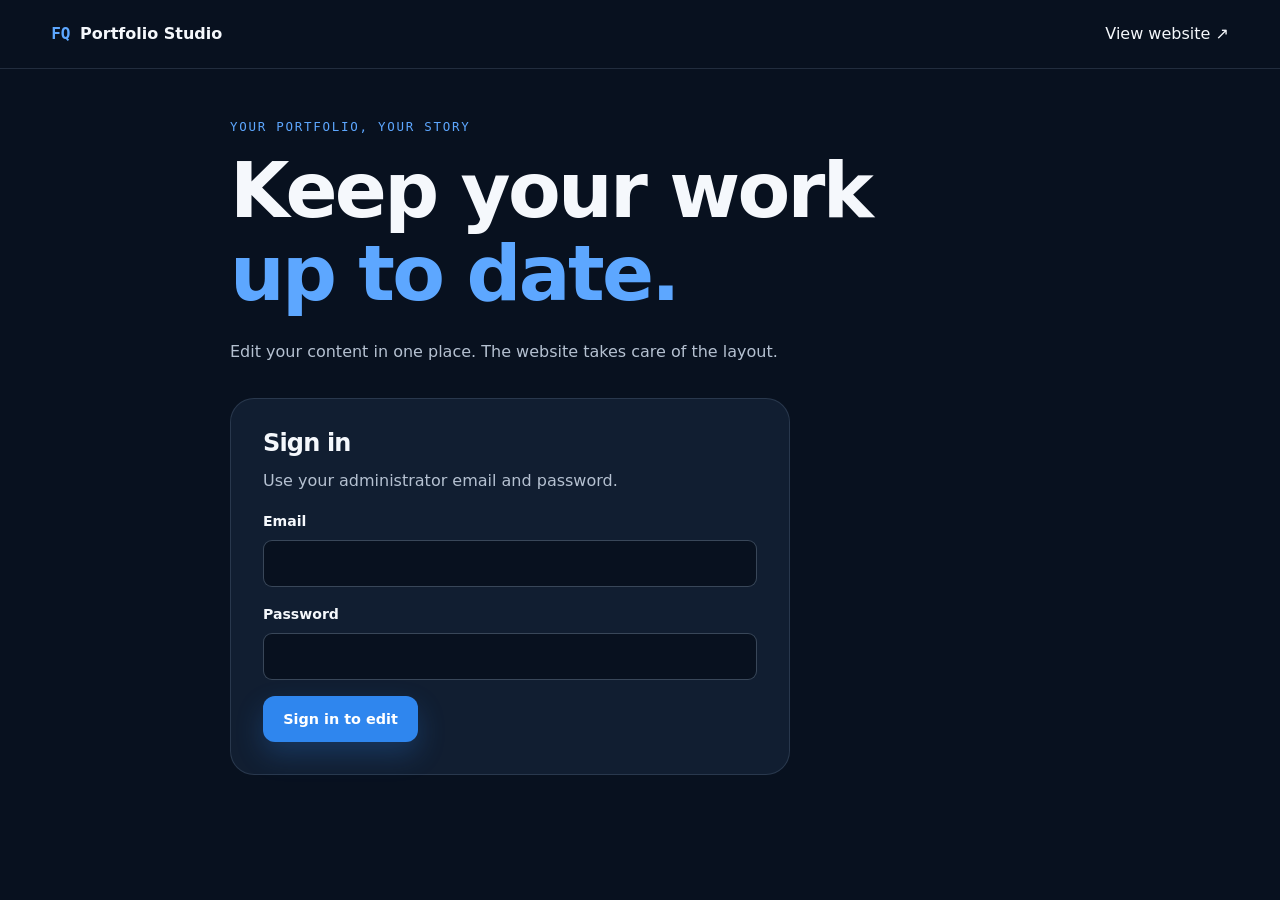
<file: admin/index.html>
<!doctype html>
<html lang="en" data-theme="dark"><head>
<meta charset="utf-8"><meta name="viewport" content="width=device-width,initial-scale=1,viewport-fit=cover">
<meta name="robots" content="noindex,nofollow"><meta name="referrer" content="same-origin">
<title>Portfolio Studio | Ferdaws Qaem</title>
<link rel="stylesheet" href="../assets/css/style.css?v=20261104-photo"><link rel="stylesheet" href="studio.css?v=20261104">
</head><body class="studio">
<header class="studio-header"><a href="../" class="footer-brand"><span>FQ</span> Portfolio Studio</a><div><a href="../">View website ↗</a><button id="signout" hidden>Sign out</button></div></header>
<main class="studio-main">
<section id="welcome" class="welcome">
<p class="section-kicker">Your portfolio, your story</p><h1>Keep your work<br><span>up to date.</span></h1>
<p>Edit your content in one place. The website takes care of the layout.</p>
<form id="login" class="login-card"><h2>Sign in</h2><p>Use your administrator email and password.</p>
<label>Email<input name="email" type="email" autocomplete="username" required></label>
<label>Password<input name="password" type="password" autocomplete="current-password" required minlength="8"></label>
<button class="btn btn-primary" type="submit">Sign in to edit</button></form>
<aside id="setup" class="setup-card" hidden><h2>One-time setup</h2><p>Connect Supabase to enable secure sign-in, uploads, and publishing. Your current public website continues working.</p><a href="https://github.com/Ferdaws-c/portfolio/blob/main/docs/ADMIN-SETUP.md" target="_blank" rel="noopener noreferrer">Read setup instructions ↗</a><button id="local-edit" type="button">Explore the editor locally</button><p>Local mode saves drafts on this device only. Publishing and uploads require sign-in.</p></aside>
</section>
<section id="editor" hidden>
<div class="editor-heading"><div><p class="section-kicker">Content workspace</p><h1>Your next update.</h1><p id="account"></p></div><span id="revision" class="revision"></span></div>
<div class="editor-actions"><button id="preview-toggle" class="btn btn-secondary">Show preview</button><button id="export" class="btn btn-secondary">Export backup</button><button id="restore" class="btn btn-secondary">Restore device draft</button><button id="discard" class="btn btn-secondary">Discard draft</button><button id="history" class="btn btn-secondary">Published history</button><button id="publish" class="btn btn-primary">Publish changes</button></div>
<p class="studio-note">Drafts save on this device. “Publish changes” updates the website for everyone. Uploaded files are public, even before publishing.</p>
<div id="history-list" hidden></div>
<div class="workspace"><div><nav id="tabs" aria-label="Content sections"><button data-tab="profile" class="selected">About & photo</button><button data-tab="projects">Projects</button><button data-tab="education">Education</button><button data-tab="cvs">CV library</button></nav>
<form id="content-form"><div id="fields"></div></form></div>
<aside id="preview-panel" hidden><iframe id="preview" title="Draft portfolio preview" src="../?preview=1"></iframe></aside></div>
</section>
<p id="status" role="status" aria-live="polite"></p>
</main>
<script src="../assets/js/cms-config.js?v=20261104-connected"></script><script src="../assets/js/content-core.js"></script><script src="../assets/js/cms-api.js"></script><script src="studio.js"></script>
</body></html>
</file>
<file: assets/css/style.css>
:root {
  color-scheme: dark;
  --bg: #08111f;
  --bg-soft: #0c1728;
  --surface: #111e31;
  --surface-2: #16253a;
  --surface-translucent: rgba(13, 26, 44, 0.78);
  --text: #f5f8fc;
  --text-soft: #b5c1d1;
  --text-muted: #7e8ca0;
  --border: rgba(170, 194, 222, 0.16);
  --border-strong: rgba(170, 194, 222, 0.3);
  --blue: #5da7ff;
  --blue-strong: #2f86ee;
  --cyan: #53e3cb;
  --lime: #b9ef64;
  --ink: #050a11;
  --shadow: 0 24px 70px rgba(0, 0, 0, 0.3);
  --shadow-soft: 0 16px 45px rgba(0, 0, 0, 0.2);
  --radius-sm: 10px;
  --radius-md: 16px;
  --radius-lg: 24px;
  --radius-xl: 32px;
  --container: 1180px;
  --nav-height: 76px;
  --ease: cubic-bezier(0.22, 1, 0.36, 1);
}

[data-theme="light"] {
  color-scheme: light;
  --bg: #f2f6fb;
  --bg-soft: #e9f0f8;
  --surface: #ffffff;
  --surface-2: #eaf1f9;
  --surface-translucent: rgba(246, 249, 253, 0.82);
  --text: #0b1828;
  --text-soft: #41546a;
  --text-muted: #66798e;
  --border: rgba(25, 55, 88, 0.13);
  --border-strong: rgba(25, 55, 88, 0.25);
  --blue: #136fd1;
  --blue-strong: #0d5fb6;
  --cyan: #087f73;
  --lime: #5f851c;
  --ink: #07101c;
  --shadow: 0 24px 70px rgba(28, 58, 90, 0.13);
  --shadow-soft: 0 16px 45px rgba(28, 58, 90, 0.09);
}

*, *::before, *::after { box-sizing: border-box; }
[hidden] { display: none !important; }
* { margin: 0; }
html { max-width: 100%; overflow-x: hidden; scroll-behavior: smooth; scroll-padding-top: calc(var(--nav-height) + env(safe-area-inset-top, 0px) + 24px); -webkit-text-size-adjust: 100%; text-size-adjust: 100%; }
body {
  min-width: 320px;
  max-width: 100%;
  overflow-x: hidden;
  background: var(--bg);
  color: var(--text);
  font-family: "DM Sans", system-ui, sans-serif;
  font-size: 1rem;
  line-height: 1.65;
  text-rendering: optimizeLegibility;
  -webkit-font-smoothing: antialiased;
  transition: background-color 260ms ease, color 260ms ease;
}
body.menu-open, body.dialog-open { overflow: hidden; }
img { display: block; max-width: 100%; }
a { color: inherit; text-decoration: none; }
button { color: inherit; font: inherit; }
ul { padding: 0; }

h1, h2, h3 {
  color: var(--text);
  font-family: "Manrope", system-ui, sans-serif;
  letter-spacing: -0.035em;
  line-height: 1.08;
}
h1 { font-size: clamp(2.75rem, 6vw, 5.7rem); font-weight: 700; }
h2 { font-size: clamp(2rem, 4vw, 3.8rem); font-weight: 700; }
h3 { font-size: clamp(1.2rem, 2vw, 1.55rem); font-weight: 700; }
p { color: var(--text-soft); }

.container { width: min(calc(100% - 40px), var(--container)); margin-inline: auto; }
.section { position: relative; padding-block: clamp(5rem, 9vw, 8.5rem); }
.section--raised { background: var(--bg-soft); border-block: 1px solid var(--border); }
.section--ink { background: var(--ink); color: #f5f8fc; }
.section-header { display: grid; grid-template-columns: minmax(0, 1.25fr) minmax(280px, 0.75fr); gap: 3rem; align-items: end; margin-bottom: 3rem; }
.section-header > p { max-width: 520px; justify-self: end; }
.section-header h2 { max-width: 780px; }
.section-header--light h2 { color: #f5f8fc; }
.section-kicker, .eyebrow {
  margin-bottom: 0.75rem;
  color: var(--blue);
  font-family: "Roboto Mono", monospace;
  font-size: 0.78rem;
  font-weight: 500;
  letter-spacing: 0.14em;
  text-transform: uppercase;
}

.skip-link { position: fixed; top: -100px; left: 20px; z-index: 1000; padding: 0.65rem 1rem; border-radius: var(--radius-sm); background: var(--blue-strong); color: white; font-weight: 700; }
.skip-link:focus { top: 16px; }
.page-progress { position: fixed; inset: 0 auto auto 0; z-index: 1001; width: 0; height: 3px; background: linear-gradient(90deg, var(--blue), var(--cyan)); box-shadow: 0 0 16px rgba(83, 227, 203, 0.45); box-shadow: 0 0 16px color-mix(in srgb, var(--cyan), transparent 55%); }

.site-header { position: fixed; inset: 0 0 auto; z-index: 100; height: calc(var(--nav-height) + env(safe-area-inset-top, 0px)); padding-top: env(safe-area-inset-top, 0px); border-bottom: 1px solid transparent; background: transparent; transition: background 200ms ease, border-color 200ms ease; }
.site-header.is-scrolled { border-color: var(--border); background: var(--surface-translucent); -webkit-backdrop-filter: blur(18px); backdrop-filter: blur(18px); }
.nav { height: 100%; display: flex; align-items: center; justify-content: space-between; gap: 1rem; }
.nav-logo { display: inline-flex; align-items: center; gap: 0.75rem; flex: none; font-family: "Manrope", sans-serif; font-size: 0.88rem; font-weight: 700; }
.logo-mark { display: grid; place-items: center; width: 38px; height: 38px; border: 1px solid var(--border-strong); border-radius: 11px; background: var(--surface); color: var(--blue); font-family: "Roboto Mono", monospace; font-size: 0.78rem; box-shadow: var(--shadow-soft); }
.nav-links { display: flex; align-items: center; gap: 0.15rem; list-style: none; }
.nav-link { display: block; padding: 0.55rem 0.65rem; border-radius: 8px; color: var(--text-muted); font-size: 0.86rem; font-weight: 600; transition: color 160ms ease, background 160ms ease; }
.nav-link:hover, .nav-link.is-active { color: var(--text); background: var(--surface-2); }
.nav-actions { display: flex; align-items: center; gap: 0.65rem; }
.icon-button { width: 38px; height: 38px; border: 1px solid var(--border); border-radius: 11px; background: var(--surface); cursor: pointer; }
.theme-toggle { position: relative; overflow: hidden; }
.theme-icon { position: absolute; inset: 0; display: grid; place-items: center; font-family: "Roboto Mono", monospace; font-size: 0.58rem; font-weight: 700; letter-spacing: 0.05em; transition: transform 260ms var(--ease), opacity 180ms ease; }
.theme-icon--moon { transform: translateY(130%); opacity: 0; }
[data-theme="light"] .theme-icon--sun { transform: translateY(-130%); opacity: 0; }
[data-theme="light"] .theme-icon--moon { transform: translateY(0); opacity: 1; }
.hamburger { display: none; width: 42px; height: 42px; padding: 10px; border: 1px solid var(--border); border-radius: 11px; background: var(--surface); cursor: pointer; }
.hamburger span { display: block; width: 100%; height: 2px; margin: 4px 0; border-radius: 3px; background: var(--text); transition: transform 200ms ease, opacity 200ms ease; }
.hamburger.is-active span:nth-child(1) { transform: translateY(6px) rotate(45deg); }
.hamburger.is-active span:nth-child(2) { opacity: 0; }
.hamburger.is-active span:nth-child(3) { transform: translateY(-6px) rotate(-45deg); }

.btn { display: inline-flex; align-items: center; justify-content: center; gap: 0.6rem; min-height: 46px; padding: 0.78rem 1.2rem; border: 1px solid transparent; border-radius: 12px; cursor: pointer; font-size: 0.9rem; font-weight: 700; line-height: 1; transition: transform 180ms var(--ease), box-shadow 180ms ease, border-color 180ms ease, background 180ms ease; }
.btn:hover { transform: translateY(-2px); }
.btn:active { transform: translateY(0); }
.btn-primary { background: var(--blue-strong); color: white; box-shadow: 0 12px 28px rgba(47, 134, 238, 0.24); }
.btn-primary:hover { background: var(--blue); box-shadow: 0 16px 34px rgba(47, 134, 238, 0.32); }
.btn-secondary { border-color: var(--border-strong); background: var(--surface); color: var(--text); }
.btn-secondary:hover { border-color: var(--blue); }
.btn-sm { min-height: 38px; padding: 0.6rem 0.85rem; font-size: 0.78rem; }

.hero { position: relative; min-height: 100vh; min-height: 100svh; display: grid; align-items: center; overflow: hidden; padding-block: calc(var(--nav-height) + env(safe-area-inset-top, 0px) + 5rem) 5rem; background: var(--bg); }
.hero-grid { position: absolute; inset: 0; opacity: 0.4; pointer-events: none; background-image: linear-gradient(var(--border) 1px, transparent 1px), linear-gradient(90deg, var(--border) 1px, transparent 1px); background-size: 64px 64px; -webkit-mask-image: linear-gradient(to bottom, black 0%, transparent 88%); mask-image: linear-gradient(to bottom, black 0%, transparent 88%); }
.hero-glow { position: absolute; width: 45vw; aspect-ratio: 1; border-radius: 50%; filter: blur(120px); opacity: 0.2; pointer-events: none; }
.hero-glow--one { top: -20%; left: -18%; background: var(--blue); }
.hero-glow--two { right: -20%; bottom: -25%; background: var(--cyan); }
.hero-layout { position: relative; z-index: 1; display: grid; grid-template-columns: minmax(0, 1.12fr) minmax(400px, 0.88fr); gap: clamp(3rem, 7vw, 7rem); align-items: center; }
.hero-layout > * { min-width: 0; }
.availability { display: inline-flex; align-items: center; gap: 0.55rem; max-width: 100%; margin-bottom: 2rem; padding: 0.48rem 0.8rem; border: 1px solid rgba(83, 227, 203, 0.32); border: 1px solid color-mix(in srgb, var(--cyan), transparent 68%); border-radius: 999px; background: rgba(83, 227, 203, 0.09); background: color-mix(in srgb, var(--cyan), transparent 91%); color: var(--cyan); font-family: "Roboto Mono", monospace; font-size: 0.72rem; line-height: 1.5; }
.availability span { flex: none; width: 7px; height: 7px; border-radius: 50%; background: var(--cyan); box-shadow: 0 0 0 0 rgba(83, 227, 203, 0.65); box-shadow: 0 0 0 0 color-mix(in srgb, var(--cyan), transparent 35%); animation: pulse 2.2s infinite; }
.hero-copy h1 { max-width: 800px; }
.hero-copy h1 span { color: var(--blue); }
.hero-summary { max-width: 690px; margin-top: 1.7rem; font-size: clamp(1.04rem, 1.7vw, 1.22rem); line-height: 1.7; }
.hero-actions { display: flex; flex-wrap: wrap; gap: 0.8rem; margin-top: 2rem; }
.hero-links { display: flex; flex-wrap: wrap; gap: 1.25rem; margin-top: 1.7rem; color: var(--text-muted); font-family: "Roboto Mono", monospace; font-size: 0.78rem; }
.hero-links a:hover { color: var(--text); }
.hero-panel { overflow: hidden; border: 1px solid var(--border-strong); border-radius: var(--radius-xl); background: var(--surface); background: color-mix(in srgb, var(--surface), transparent 8%); box-shadow: var(--shadow); }
.hero-panel-head { display: flex; justify-content: space-between; gap: 1rem; padding: 1rem 1.15rem; border-bottom: 1px solid var(--border); color: var(--text-muted); font-family: "Roboto Mono", monospace; font-size: 0.7rem; text-transform: uppercase; }
.status-code { color: var(--lime); }
.hero-panel-main { padding: 1.15rem; }
.code-window { overflow: hidden; border: 1px solid var(--border); border-radius: var(--radius-md); background: var(--ink); }
.code-dots { display: flex; gap: 6px; padding: 0.8rem; border-bottom: 1px solid rgba(255, 255, 255, 0.09); }
.code-dots span { width: 7px; height: 7px; border-radius: 50%; background: #ff7568; }
.code-dots span:nth-child(2) { background: #ffd166; }
.code-dots span:nth-child(3) { background: #53e3cb; }
.code-window pre { overflow: auto; padding: clamp(1rem, 3vw, 1.55rem); color: #c6d2e2; font-family: "Roboto Mono", monospace; font-size: clamp(0.68rem, 1.2vw, 0.82rem); line-height: 1.8; }
.code-window code > span { color: #7cc2ff; }
.code-window .code-muted { color: #8e79df; }
.profile-metrics { display: grid; grid-template-columns: repeat(3, 1fr); border-block: 1px solid var(--border); }
.profile-metrics div { padding: 1.2rem 1rem; border-right: 1px solid var(--border); }
.profile-metrics div:last-child { border-right: 0; }
.profile-metrics strong { display: block; color: var(--text); font-family: "Manrope", sans-serif; font-size: 1.75rem; }
.profile-metrics span { display: block; color: var(--text-muted); font-size: 0.72rem; line-height: 1.35; }
.profile-note { display: grid; grid-template-columns: auto 1fr; gap: 0.9rem; padding: 1.1rem; }
.profile-note-index { color: var(--blue); font-family: "Roboto Mono", monospace; font-size: 0.7rem; }
.profile-note p { font-size: 0.84rem; }

.project-toolbar { display: flex; flex-wrap: wrap; align-items: center; gap: 0.55rem; margin-bottom: 1.5rem; }
.filter-button { padding: 0.6rem 0.9rem; border: 1px solid var(--border); border-radius: 999px; background: var(--surface); color: var(--text-muted); cursor: pointer; font-size: 0.8rem; font-weight: 700; transition: all 160ms ease; }
.filter-button:hover, .filter-button.is-active { border-color: var(--blue); background: rgba(93, 167, 255, 0.12); background: color-mix(in srgb, var(--blue), transparent 88%); color: var(--text); }
.project-count { margin-left: auto; color: var(--text-muted); font-family: "Roboto Mono", monospace; font-size: 0.75rem; }
.projects-grid { display: grid; grid-template-columns: repeat(2, minmax(0, 1fr)); gap: 1.25rem; }
.project-card { display: grid; overflow: hidden; border: 1px solid var(--border); border-radius: var(--radius-lg); background: var(--surface); box-shadow: var(--shadow-soft); transition: transform 260ms var(--ease), border-color 180ms ease, box-shadow 260ms ease, opacity 220ms ease; transform-style: preserve-3d; }
.project-card:hover { border-color: var(--border-strong); box-shadow: var(--shadow); }
.project-card[hidden] { display: none; }
.project-card--wide { grid-column: 1 / -1; grid-template-columns: minmax(0, 1fr) minmax(0, 1fr); }
.project-media { position: relative; min-height: 270px; overflow: hidden; background: var(--surface-2); }
.project-card--wide .project-media { min-height: 100%; }
.project-media::after { content: ""; position: absolute; inset: 0; background: linear-gradient(to top, rgba(5, 10, 17, 0.64), transparent 58%); }
.project-media img { width: 100%; height: 100%; object-fit: cover; transition: transform 650ms var(--ease), filter 300ms ease; }
.project-card:hover .project-media img { transform: scale(1.04); filter: saturate(1.1); }
.project-index, .project-open { position: absolute; z-index: 1; bottom: 1rem; color: white; font-family: "Roboto Mono", monospace; font-size: 0.72rem; }
.project-index { left: 1rem; display: grid; place-items: center; width: 34px; height: 34px; border: 1px solid rgba(255,255,255,0.28); border-radius: 50%; background: rgba(5,10,17,0.58); -webkit-backdrop-filter: blur(8px); backdrop-filter: blur(8px); }
.project-open { right: 1rem; padding: 0.45rem 0.65rem; border: 1px solid rgba(255,255,255,0.22); border-radius: 8px; background: rgba(5,10,17,0.58); -webkit-backdrop-filter: blur(8px); backdrop-filter: blur(8px); transform: translateY(8px); opacity: 0; transition: all 200ms var(--ease); }
.project-card:hover .project-open { transform: translateY(0); opacity: 1; }
.project-content { display: flex; flex-direction: column; align-items: flex-start; padding: clamp(1.3rem, 3vw, 2rem); }
.project-meta { display: flex; flex-wrap: wrap; gap: 0.5rem 1rem; margin-bottom: 0.9rem; color: var(--blue); font-family: "Roboto Mono", monospace; font-size: 0.69rem; text-transform: uppercase; letter-spacing: 0.07em; }
.project-content h3 { margin-bottom: 0.85rem; }
.project-content > p { font-size: 0.94rem; }
.project-results { display: grid; gap: 0.5rem; margin-top: 1rem; list-style: none; color: var(--text-soft); font-size: 0.84rem; }
.project-results li { position: relative; padding-left: 1.1rem; }
.project-results li::before { content: ""; position: absolute; top: 0.65em; left: 0; width: 5px; height: 5px; border-radius: 50%; background: var(--cyan); }
.project-stack { display: flex; flex-wrap: wrap; gap: 0.45rem; margin-top: 1.3rem; }
.project-stack span, .skill-list span, .experience-tags span, .education-courses span { padding: 0.38rem 0.58rem; border: 1px solid var(--border); border-radius: 7px; background: var(--surface-2); color: var(--text-soft); font-family: "Roboto Mono", monospace; font-size: 0.68rem; }
.project-actions { display: flex; flex-wrap: wrap; gap: 1rem; margin-top: auto; padding-top: 1.3rem; }
.project-actions a { color: var(--text); font-size: 0.82rem; font-weight: 700; }
.project-actions a:hover { color: var(--blue); }

.expertise-grid { display: grid; grid-template-columns: repeat(2, minmax(0, 1fr)); border-top: 1px solid var(--border); border-left: 1px solid var(--border); }
.expertise-card { min-height: 290px; padding: clamp(1.5rem, 4vw, 2.6rem); border-right: 1px solid var(--border); border-bottom: 1px solid var(--border); transition: background 200ms ease; }
.expertise-card:hover { background: var(--surface); }
.expertise-number { display: block; margin-bottom: 2.8rem; color: var(--blue); font-family: "Roboto Mono", monospace; font-size: 0.72rem; }
.expertise-card h3 { margin-bottom: 0.8rem; }
.expertise-card p { max-width: 500px; font-size: 0.95rem; }
.skill-list { display: flex; flex-wrap: wrap; gap: 0.45rem; margin-top: 1.3rem; }

.experience-layout { display: grid; grid-template-columns: 0.85fr 1.15fr; gap: clamp(3rem, 7vw, 7rem); align-items: start; }
.experience-layout .section-header { display: block; margin: 0; }
.experience-card { overflow: hidden; border: 1px solid rgba(255,255,255,0.16); border-radius: var(--radius-lg); background: rgba(255,255,255,0.05); }
.experience-date { padding: 1rem 1.25rem; border-bottom: 1px solid rgba(255,255,255,0.12); color: #9fb0c4; font-family: "Roboto Mono", monospace; font-size: 0.76rem; text-transform: uppercase; letter-spacing: 0.09em; }
.experience-body { padding: clamp(1.5rem, 4vw, 2.4rem); }
.experience-org { margin-bottom: 0.5rem; color: #53e3cb; font-family: "Roboto Mono", monospace; font-size: 0.72rem; text-transform: uppercase; letter-spacing: 0.09em; }
.experience-body h3 { margin-bottom: 1rem; color: #f5f8fc; font-size: clamp(1.6rem, 3vw, 2.35rem); }
.experience-body > p { color: #b6c2d1; }
.experience-tags { display: flex; flex-wrap: wrap; gap: 0.5rem; margin-top: 1.4rem; }
.experience-tags span { border-color: rgba(255,255,255,0.12); background: rgba(255,255,255,0.06); color: #cbd5e1; }
.experience-link { display: block; padding: 1rem 1.25rem; border-top: 1px solid rgba(255,255,255,0.12); color: #f5f8fc; font-size: 0.82rem; font-weight: 700; }
.experience-link:hover { color: #53e3cb; }

.credentials-grid { display: grid; grid-template-columns: repeat(2, minmax(0, 1fr)); gap: 1.25rem; }
.credential-card { overflow: hidden; border: 1px solid var(--border); border-radius: var(--radius-lg); background: var(--surface); box-shadow: var(--shadow-soft); }
.credential-preview { position: relative; display: block; width: 100%; aspect-ratio: 16 / 10; overflow: hidden; border: 0; background: var(--surface-2); cursor: zoom-in; }
.credential-preview::after { content: ""; position: absolute; inset: 0; background: linear-gradient(to top, rgba(5,10,17,0.65), transparent 52%); opacity: 0.7; transition: opacity 180ms ease; }
.credential-preview img { width: 100%; height: 100%; object-fit: cover; transition: transform 600ms var(--ease); }
.credential-preview span { position: absolute; z-index: 1; right: 1rem; bottom: 1rem; padding: 0.5rem 0.7rem; border: 1px solid rgba(255,255,255,0.25); border-radius: 8px; background: rgba(5,10,17,0.6); color: white; font-size: 0.74rem; font-weight: 700; -webkit-backdrop-filter: blur(8px); backdrop-filter: blur(8px); }
.credential-preview:hover img { transform: scale(1.035); }
.credential-preview:hover::after { opacity: 0.9; }
.credential-content { padding: 1.4rem; }
.credential-meta { display: flex; justify-content: space-between; gap: 1rem; margin-bottom: 0.8rem; color: var(--blue); font-family: "Roboto Mono", monospace; font-size: 0.68rem; text-transform: uppercase; }
.credential-content h3 { margin-bottom: 0.75rem; }
.credential-content p { font-size: 0.9rem; }
.credential-actions { display: flex; gap: 1.1rem; margin-top: 1.2rem; }
.credential-actions a, .text-button { padding: 0; border: 0; background: none; color: var(--text); cursor: pointer; font-size: 0.8rem; font-weight: 700; }
.credential-actions a:hover, .text-button:hover { color: var(--blue); }

.education-list { border-top: 1px solid var(--border); }
.education-item { display: grid; grid-template-columns: 180px minmax(0, 1fr) minmax(240px, 0.75fr); gap: 2rem; padding-block: 2rem; border-bottom: 1px solid var(--border); }
.education-period { color: var(--blue); font-family: "Roboto Mono", monospace; font-size: 0.74rem; text-transform: uppercase; }
.education-item h3 { margin-bottom: 0.45rem; }
.education-school { margin-bottom: 0.4rem; color: var(--text); font-weight: 600; }
.education-item p { font-size: 0.9rem; }
.education-courses { display: flex; flex-wrap: wrap; align-content: flex-start; gap: 0.45rem; }
.education-badge { align-self: start; justify-self: end; padding: 0.55rem 0.75rem; border: 1px solid rgba(83, 227, 203, 0.35); border: 1px solid color-mix(in srgb, var(--cyan), transparent 65%); border-radius: 999px; color: var(--cyan); font-size: 0.76rem; }

.contact-section { padding-top: 2rem; }
.contact-card { display: grid; grid-template-columns: minmax(0, 1.2fr) auto; gap: 2rem 4rem; padding: clamp(2rem, 6vw, 4rem); border: 1px solid var(--border-strong); border-radius: var(--radius-xl); background: linear-gradient(135deg, var(--surface), var(--surface-2)); box-shadow: var(--shadow); }
.contact-card h2 { max-width: 700px; }
.contact-card p { max-width: 620px; margin-top: 1rem; }
.contact-actions { display: flex; flex-direction: column; justify-content: center; gap: 0.65rem; min-width: 190px; }
.contact-details { grid-column: 1 / -1; display: flex; flex-wrap: wrap; gap: 1rem 2rem; padding-top: 1.5rem; border-top: 1px solid var(--border); color: var(--text-muted); font-family: "Roboto Mono", monospace; font-size: 0.75rem; }
.contact-details a:hover { color: var(--blue); }

.footer { padding-block: 2rem; border-top: 1px solid var(--border); }
.footer-inner { display: flex; align-items: center; justify-content: space-between; gap: 1.5rem; color: var(--text-muted); font-size: 0.78rem; }
.footer-brand { display: inline-flex; align-items: center; gap: 0.6rem; color: var(--text); font-weight: 700; }
.footer-brand span { color: var(--blue); font-family: "Roboto Mono", monospace; }
.footer-inner > div { display: flex; gap: 1.1rem; }
.footer a:hover { color: var(--blue); }

.certificate-dialog { width: min(1100px, calc(100% - 32px)); max-height: calc(100vh - 32px); max-height: calc(100svh - 32px); margin: auto; padding: 0; overflow: hidden; border: 1px solid var(--border-strong); border-radius: var(--radius-lg); background: var(--surface); color: var(--text); box-shadow: var(--shadow); }
.certificate-dialog[open] { display: flex; flex-direction: column; max-height: calc(100dvh - 32px - env(safe-area-inset-top, 0px) - env(safe-area-inset-bottom, 0px)); }
.certificate-dialog::backdrop { background: rgba(2, 6, 12, 0.82); -webkit-backdrop-filter: blur(8px); backdrop-filter: blur(8px); }
.dialog-head { display: flex; flex: none; justify-content: space-between; align-items: center; gap: 1.5rem; padding: 1rem 1.2rem; border-bottom: 1px solid var(--border); }
.dialog-head > div { min-width: 0; }
.dialog-head p { color: var(--blue); font-family: "Roboto Mono", monospace; font-size: 0.67rem; text-transform: uppercase; }
.dialog-head h2 { margin-top: 0.2rem; font-size: clamp(1rem, 2vw, 1.35rem); }
.dialog-close { flex: none; min-height: 44px; padding: 0.55rem 0.8rem; border: 1px solid var(--border); border-radius: 8px; background: var(--surface-2); cursor: pointer; font-size: 0.76rem; font-weight: 700; }
.dialog-image-wrap { min-height: 0; max-height: calc(100svh - 120px); overflow: auto; overscroll-behavior: contain; background: #dfe6ef; }
.dialog-image-wrap img { width: 100%; height: auto; }
.toast { position: fixed; z-index: 300; left: 50%; bottom: 28px; padding: 0.7rem 1rem; border: 1px solid var(--border-strong); border-radius: 10px; background: var(--text); color: var(--bg); box-shadow: var(--shadow); font-size: 0.78rem; font-weight: 700; transform: translate(-50%, 140%); opacity: 0; transition: transform 260ms var(--ease), opacity 180ms ease; }
.toast.is-visible { transform: translate(-50%, 0); opacity: 1; }
.back-to-top { position: fixed; z-index: 90; right: 24px; bottom: 24px; display: grid; place-items: center; width: 44px; height: 44px; border: 1px solid var(--border-strong); border-radius: 12px; background: var(--surface); color: var(--text); box-shadow: var(--shadow-soft); cursor: pointer; opacity: 0; pointer-events: none; transform: translateY(12px); transition: all 200ms var(--ease); }
.back-to-top.is-visible { opacity: 1; pointer-events: auto; transform: translateY(0); }

.reveal { transition: opacity 650ms var(--ease), transform 650ms var(--ease); }
.reveal.is-pending { opacity: 0; transform: translateY(22px); }
.reveal.is-visible { opacity: 1; transform: translateY(0); }
:focus-visible { outline: 3px solid var(--cyan); outline-offset: 3px; }

@keyframes pulse { 70% { box-shadow: 0 0 0 9px transparent; } 100% { box-shadow: 0 0 0 0 transparent; } }

@media (max-width: 1040px) {
  .logo-text, .nav-cv { display: none; }
  .hero-layout { grid-template-columns: minmax(0, 1fr); }
  .hero-copy { max-width: 850px; }
  .hero-panel { max-width: 740px; }
  .experience-layout { grid-template-columns: 1fr; gap: 2.5rem; }
  .experience-layout .section-header { max-width: 760px; }
}

@media (max-width: 820px) {
  :root { --nav-height: 68px; }
  .container { width: min(calc(100% - 32px - env(safe-area-inset-left, 0px) - env(safe-area-inset-right, 0px)), var(--container)); }
  .nav-links { position: fixed; inset: calc(var(--nav-height) + env(safe-area-inset-top, 0px)) calc(16px + env(safe-area-inset-right, 0px)) auto calc(16px + env(safe-area-inset-left, 0px)); display: grid; gap: 0.2rem; max-height: calc(100vh - var(--nav-height) - env(safe-area-inset-top, 0px) - env(safe-area-inset-bottom, 0px) - 16px); max-height: calc(100svh - var(--nav-height) - env(safe-area-inset-top, 0px) - env(safe-area-inset-bottom, 0px) - 16px); overflow-y: auto; overscroll-behavior: contain; visibility: hidden; padding: 0.8rem; border: 1px solid var(--border-strong); border-radius: var(--radius-md); background: var(--surface); box-shadow: var(--shadow); transform: translateY(-14px); opacity: 0; pointer-events: none; transition: transform 200ms var(--ease), opacity 160ms ease; }
  .nav-links.is-open { visibility: visible; transform: translateY(0); opacity: 1; pointer-events: auto; }
  .nav-link { min-height: 44px; padding: 0.65rem 1rem; }
  .icon-button { width: 44px; height: 44px; }
  .hamburger { display: block; width: 44px; height: 44px; }
  .section-header { grid-template-columns: 1fr; gap: 1.2rem; }
  .section-header > p { justify-self: start; }
  .projects-grid, .credentials-grid { grid-template-columns: 1fr; }
  .project-card--wide { grid-template-columns: 1fr; }
  .project-card--wide .project-media { min-height: 280px; }
  .education-item { grid-template-columns: 1fr; gap: 0.8rem; }
  .education-badge { justify-self: start; }
  .contact-card { grid-template-columns: 1fr; }
  .contact-actions { flex-direction: row; justify-content: flex-start; flex-wrap: wrap; }
  .contact-details { grid-column: 1; }
  .reveal, .reveal.is-pending { opacity: 1; transform: none; }
}

@media (max-width: 560px) {
  h1 { font-size: clamp(2rem, 8.4vw, 2.75rem); line-height: 1.12; }
  h2 { font-size: clamp(1.7rem, 7vw, 2.35rem); line-height: 1.15; }
  .section { padding-block: 3.25rem; }
  .section-header { margin-bottom: 1.75rem; }
  .hero { min-height: auto; padding-block: calc(var(--nav-height) + env(safe-area-inset-top, 0px) + 1.75rem) 3rem; }
  .hero-layout { gap: 2rem; }
  .availability { margin-bottom: 1.25rem; font-size: 0.65rem; border-radius: 16px; }
  .eyebrow { font-size: 0.68rem; letter-spacing: 0.1em; }
  .hero-summary { margin-top: 1.2rem; font-size: 1rem; line-height: 1.65; }
  .hero-actions { margin-top: 1.5rem; gap: 0.65rem; }
  .hero-actions .btn { width: 100%; }
  .hero-links { gap: 0.9rem; margin-top: 1rem; }
  .hero-panel { border-radius: var(--radius-lg); }
  .hero-panel-head { flex-wrap: wrap; gap: 0.5rem; padding: 0.85rem 1rem; font-size: 0.62rem; }
  .hero-panel-main { padding: 0.85rem; }
  .code-window pre { white-space: pre-wrap; overflow-wrap: anywhere; font-size: 0.65rem; padding: 0.85rem; }
  .profile-metrics div { padding: 0.85rem 0.6rem; }
  .profile-metrics strong { font-size: 1.4rem; }
  .profile-metrics span { font-size: 0.65rem; }
  .expertise-grid { grid-template-columns: 1fr; }
  .expertise-card { min-height: auto; }
  .expertise-number { margin-bottom: 1.5rem; }
  .filter-button { min-height: 44px; }
  .project-count { width: 100%; margin: 0.4rem 0 0; }
  .project-media, .project-card--wide .project-media { min-height: 0; aspect-ratio: 16 / 10; }
  .project-content { padding: 1.2rem; }
  .project-actions { gap: 0.3rem 1rem; }
  .credential-meta { align-items: flex-start; flex-direction: column; gap: 0.3rem; }
  .credential-content { padding: 1.2rem; }
  .credential-actions { flex-wrap: wrap; gap: 0.3rem 1rem; }
  .contact-card { padding: 1.4rem; gap: 1.5rem; border-radius: var(--radius-lg); }
  .contact-actions { min-width: 0; }
  .contact-actions .btn { width: 100%; }
  .contact-details { flex-direction: column; gap: 0.5rem; overflow-wrap: anywhere; }
  .footer-inner { align-items: flex-start; flex-direction: column; }
  .dialog-head { gap: 0.75rem; padding: 0.85rem; }
  .dialog-head h2 { line-height: 1.3; }
  .toast { bottom: calc(20px + env(safe-area-inset-bottom, 0px)); width: max-content; max-width: calc(100% - 32px); text-align: center; }
  .back-to-top { right: calc(16px + env(safe-area-inset-right, 0px)); bottom: calc(16px + env(safe-area-inset-bottom, 0px)); }
}

@media (pointer: coarse) {
  .hero-links a, .project-actions a, .credential-actions a, .text-button, .contact-details a, .footer-inner > div a { display: inline-flex; align-items: center; min-height: 44px; }
}
@media (hover: none) { .project-open { opacity: 1; transform: none; } }
.portrait-holder { padding: 1.25rem; border-bottom: 1px solid var(--border); background: linear-gradient(135deg,var(--surface-2),var(--surface)); }
.portrait-holder img { width: min(100%, 240px); height: auto; margin-inline: auto; aspect-ratio: 3 / 4; border-radius: var(--radius-md); object-fit: cover; object-position: center; }
#photo-placeholder { min-height: 170px; display: flex; flex-direction: column; justify-content: center; align-items: center; gap: .5rem; text-align: center; }
#photo-initials { display: grid; place-items: center; width: 76px; height: 76px; border: 1px solid var(--border-strong); border-radius: 50%; color: var(--blue); background: var(--bg); font-family: Manrope,system-ui,sans-serif; font-size: 1.6rem; }
#photo-placeholder > span:last-child { color: var(--text-muted); font-size: .75rem; }
.cv-grid { display: grid; grid-template-columns: repeat(auto-fit,minmax(min(100%,280px),1fr)); gap: 1.25rem; }
.cv-card { min-width: 0; border: 1px solid var(--border); border-radius: var(--radius-lg); padding: 1.5rem; background: var(--surface); }
.cv-card h3 { margin-bottom: .8rem; overflow-wrap: anywhere; }
.cv-card p { margin-bottom: 1rem; }
.cv-card a { display: inline-flex; align-items: center; min-height: 44px; color: var(--blue); font-weight: 700; }
.hero-copy, .project-content, .education-item > div, .cv-card { overflow-wrap: anywhere; }
.preview-banner { position: fixed; z-index: 2000; bottom: 0; inset-inline: 0; padding: .55rem; background: var(--blue-strong); color: white; text-align: center; font-size: .75rem; }
.project-card:not(:has(.project-media)) { grid-template-columns: 1fr; }
@media (prefers-reduced-motion: reduce) {
  html { scroll-behavior: auto; }
  *, *::before, *::after { animation-duration: 0.01ms !important; animation-iteration-count: 1 !important; scroll-behavior: auto !important; transition-duration: 0.01ms !important; }
  .reveal, .reveal.is-pending { opacity: 1; transform: none; }
}
</file>
<file: admin/studio.css>
[hidden]{display:none!important}
.studio{background:var(--bg);min-height:100vh}
.studio-header{display:flex;align-items:center;justify-content:space-between;padding:1.3rem max(20px,4vw);border-bottom:1px solid var(--border);gap:1rem}
.studio-header>div{display:flex;align-items:center;gap:1rem}.studio-main{max-width:1480px;margin:auto;padding:3rem max(20px,4vw)}
.welcome{max-width:820px;margin:auto}.welcome h1{font-size:clamp(2.5rem,7vw,4.8rem);margin-bottom:1.5rem}.welcome h1 span{color:var(--blue)}.welcome>p{max-width:600px}
.login-card,.setup-card{max-width:560px;margin-top:2rem;padding:2rem;border:1px solid var(--border);border-radius:24px;background:var(--surface)}.login-card h2,.setup-card h2{font-size:1.5rem}.login-card p,.setup-card p{margin:.7rem 0 1rem}
label{display:grid;gap:.4rem;font-weight:600;font-size:.88rem;margin:1rem 0}input,textarea,select{width:100%;min-width:0;border:1px solid var(--border-strong);border-radius:9px;background:var(--bg);color:var(--text);font:inherit;padding:.75rem;line-height:1.5}textarea{min-height:110px;resize:vertical}input[type=checkbox]{width:20px;height:20px}.check-label{display:flex;align-items:center}input[type=file]{font-size:.8rem}
button{cursor:pointer;min-height:44px}button:disabled{opacity:.5;cursor:not-allowed}button:not(.btn){padding:.55rem .9rem;border:1px solid var(--border-strong);border-radius:9px;background:var(--surface);color:var(--text)}
.editor-heading{display:flex;gap:1rem;justify-content:space-between;align-items:center}.editor-heading h1{font-size:clamp(2rem,5vw,3.5rem)}.revision{color:var(--cyan);font-family:monospace}.editor-actions{display:flex;gap:.6rem;flex-wrap:wrap;margin:2rem 0 1rem}.studio-note{font-size:.85rem;margin-bottom:1.5rem}
.workspace{display:grid;grid-template-columns:minmax(0,1fr);gap:2rem}.workspace.with-preview{grid-template-columns:minmax(0,1fr) minmax(320px,.8fr)}
#tabs{display:flex;gap:.5rem;flex-wrap:wrap;margin-bottom:1.25rem}#tabs .selected{background:var(--blue-strong);color:white;border-color:var(--blue)}
.entry,.profile-fields{border:1px solid var(--border);background:var(--surface);border-radius:18px;padding:1.5rem;margin-bottom:1rem}.entry-head{display:flex;align-items:center;justify-content:space-between;gap:1rem}.entry-head h2{font-size:1.3rem}.entry-controls{display:flex;gap:.35rem;flex-wrap:wrap}.entry-controls button{font-size:.8rem}
.field-grid{display:grid;grid-template-columns:repeat(2,minmax(0,1fr));gap:0 1rem}.field-grid .full{grid-column:1/-1}.upload-note{font-size:.75rem;margin-top:.4rem}
.photo-thumb{width:110px;height:110px;border-radius:20px;object-fit:cover;margin:1rem 0}.danger{color:#ff9e9e!important}
#preview-panel{position:sticky;top:1rem;height:78vh}iframe{width:100%;height:100%;border:1px solid var(--border-strong);border-radius:16px;background:var(--bg)}
#status{position:sticky;bottom:1rem;padding:1rem;margin-top:2rem;background:var(--surface);border:1px solid var(--border-strong);border-radius:12px;box-shadow:var(--shadow);z-index:5}#status:empty{display:none}#history-list{border:1px solid var(--border);padding:1rem;border-radius:12px;margin-bottom:1rem}#history-list button{margin:.3rem}
@media(max-width:900px){.workspace.with-preview{grid-template-columns:1fr}#preview-panel{position:static;height:75vh}.studio-main{padding-top:2rem}.editor-heading{align-items:flex-start;flex-direction:column}}
@media(max-width:560px){.field-grid{grid-template-columns:1fr}.entry,.profile-fields{padding:1rem}.entry-head{align-items:flex-start;flex-direction:column}.studio-header{font-size:.8rem}.editor-actions .btn{flex:1 1 45%}}
</file>
